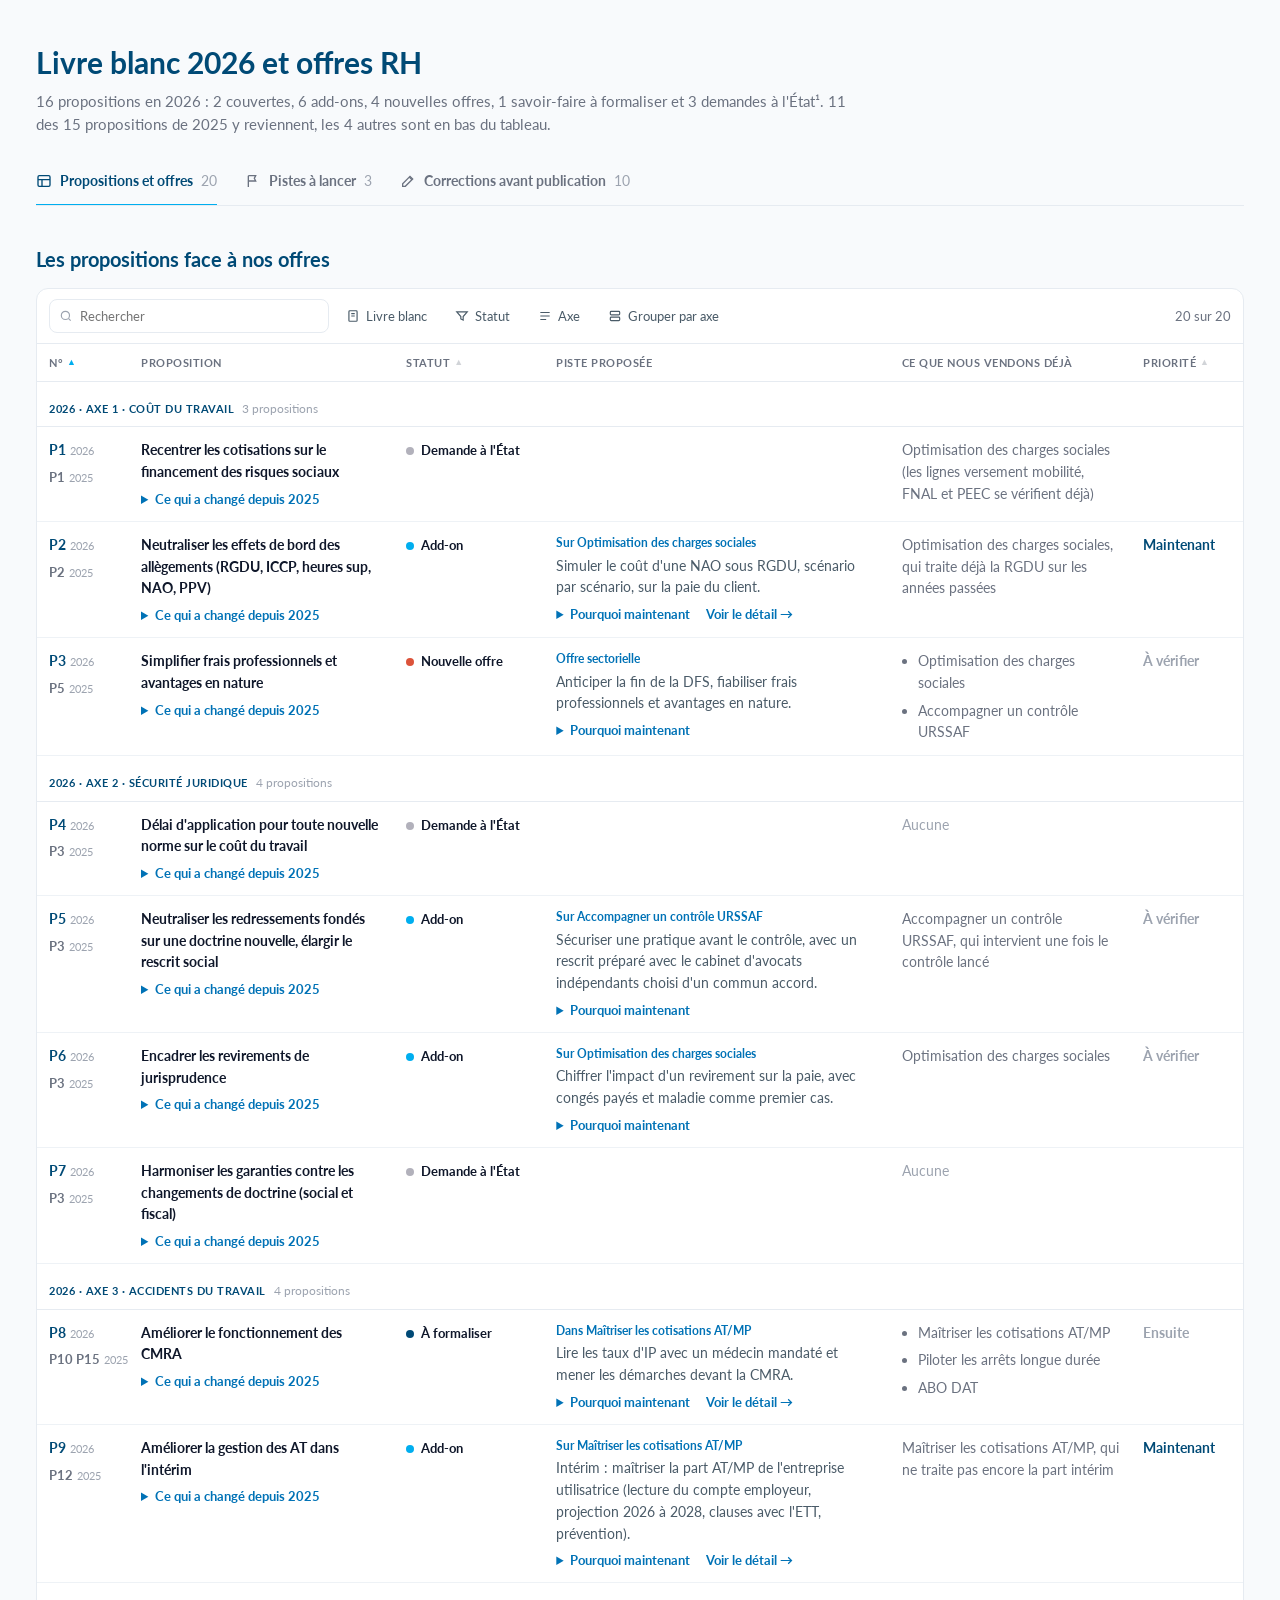
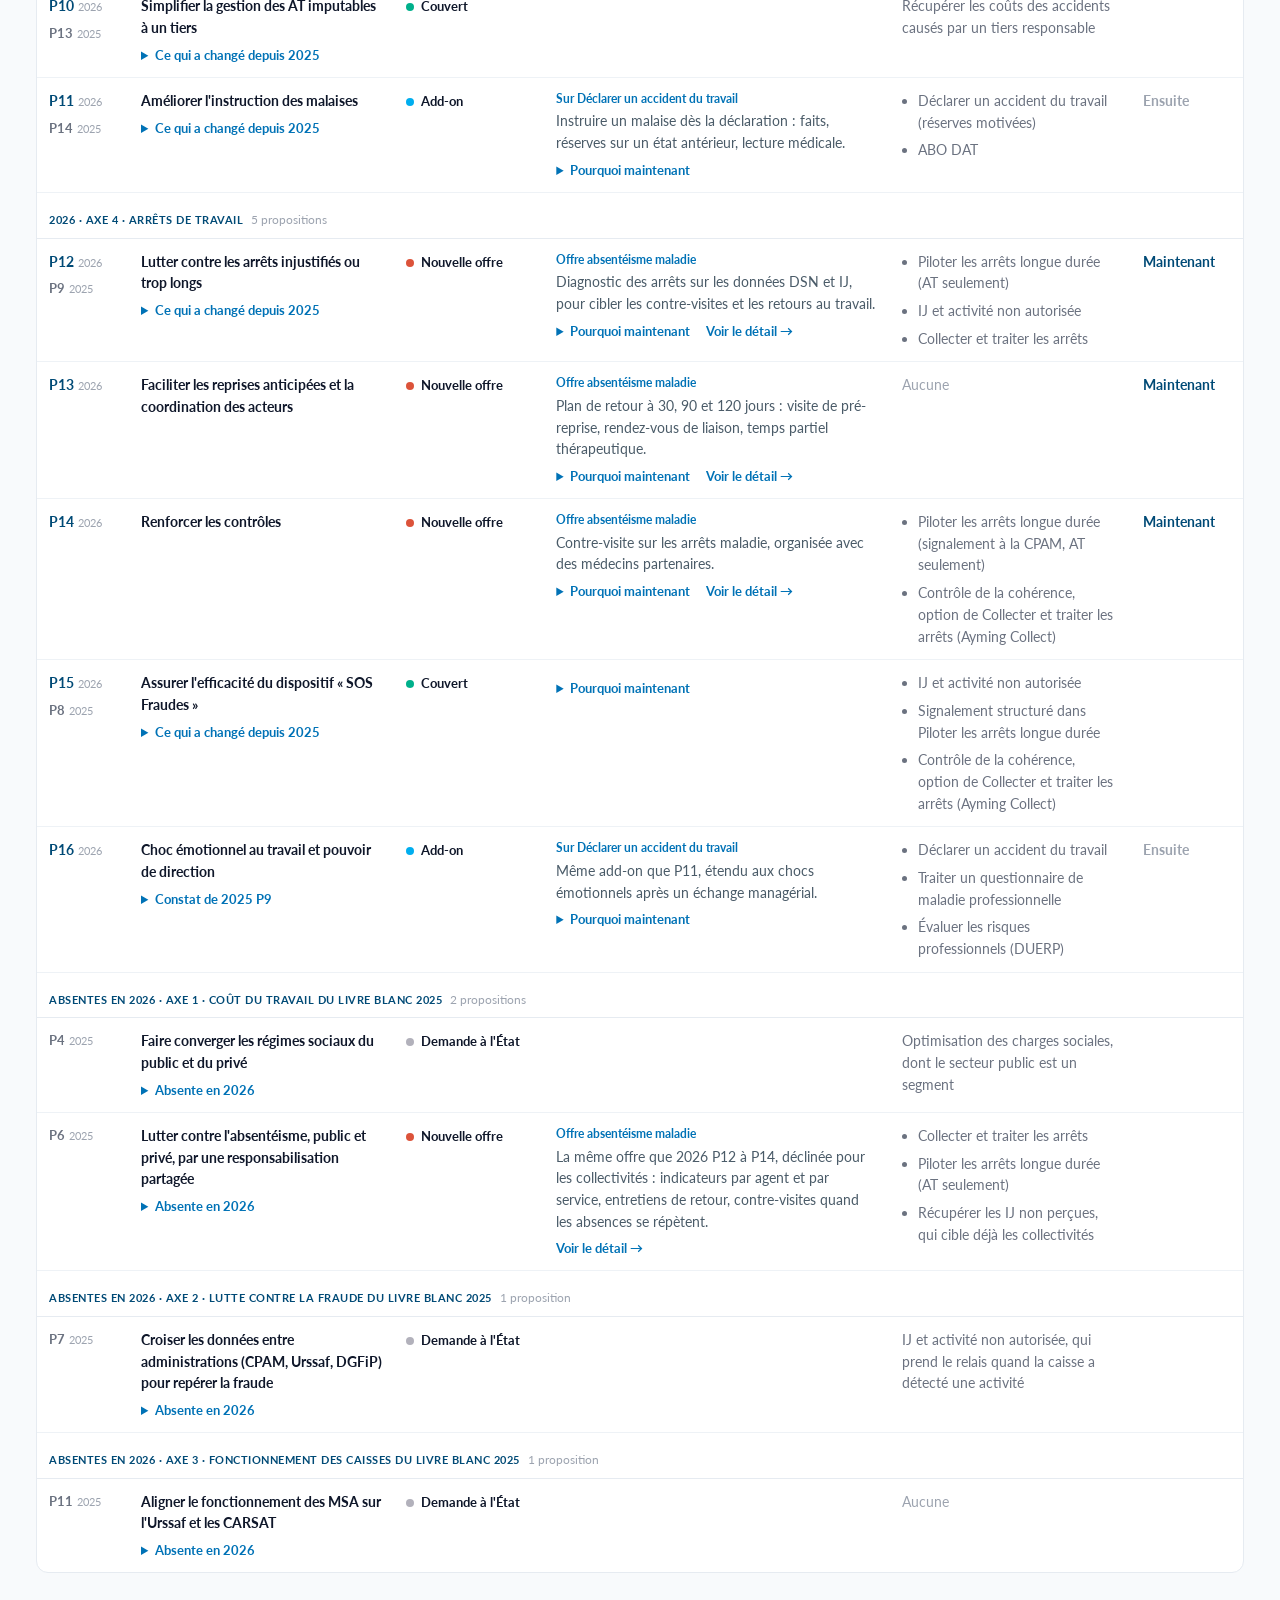
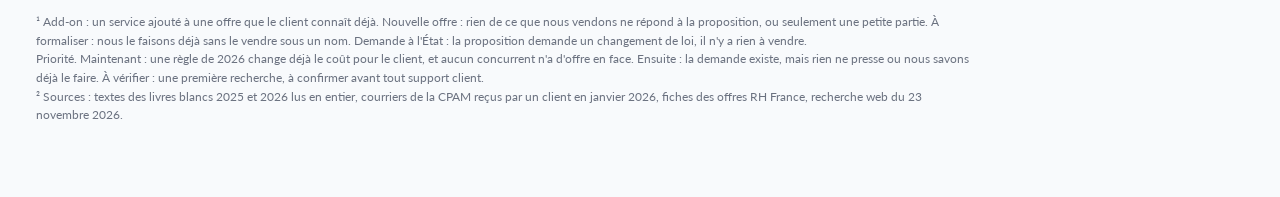
<file: index.html>
<!doctype html>
<html lang="fr">
<head>
<meta charset="utf-8">
<meta name="viewport" content="width=device-width, initial-scale=1">
<meta name="robots" content="noindex, nofollow, noarchive, nosnippet, noimageindex">
<title>Livre blanc 2026 et offres RH</title>
<link rel="preconnect" href="https://fonts.googleapis.com">
<link rel="preconnect" href="https://fonts.gstatic.com" crossorigin>
<link rel="stylesheet" href="https://fonts.googleapis.com/css2?family=Lato:wght@400;700;900&display=swap">
<link rel="stylesheet" href="style.css">
<style>
#map col.c-n{width:92px} #map col.c-prop{width:22%} #map col.c-st{width:150px} #map col.c-pis{width:auto} #map col.c-off{width:20%} #map col.c-pr{width:112px}
#map td.off{color:var(--muted)}
#map tbody tr{box-sizing:border-box}
#map td.off ul.offers li+li{margin-top:6px}
.more{display:block;margin-top:6px;font-size:13px;font-weight:700;color:var(--mid);text-decoration:none}
.more:hover{text-decoration:underline}
#map td.n .pair{display:block;white-space:nowrap}
#map td.n .pair+.pair{margin-top:6px}
#map td.n .yr{font-size:11px;font-weight:400;color:var(--faint);letter-spacing:0;margin-left:4px}
#map td.n .pair.old{font-size:13px;color:var(--muted)}
#map td.prop .axe{display:block;margin-top:4px;font-size:12px;font-weight:400;color:var(--faint)}
#map .hist{margin-top:6px;font-size:13px;font-weight:400}
#map .plinks{display:flex;flex-wrap:wrap;align-items:baseline;column-gap:16px;margin-top:6px}
#map .plinks .hist,#map .plinks .more{margin-top:0}
#map .plinks .hist[open]{flex-basis:100%;order:2}
#map .hist summary{cursor:pointer;color:var(--mid);font-weight:700}
#map .hist p{margin:6px 0 0;color:var(--muted);line-height:1.45}

</style>
</head>
<body>
<div class="wrap">

<header>
  <h1>Livre blanc 2026 et offres RH</h1>
  <p class="lead">16 propositions en 2026 : 2 couvertes, 6 add-ons, 4 nouvelles offres, 1 savoir-faire à formaliser et 3 demandes à l'État¹. 11 des 15 propositions de 2025 y reviennent, les 4 autres sont en bas du tableau.</p>
  <nav class="tabs" aria-label="Pages">
    <a href="./" aria-current="page"><svg viewBox="0 0 24 24" aria-hidden="true"><rect x="3" y="4" width="18" height="16" rx="2"/><path d="M3 10h18M9 10v10"/></svg>Propositions et offres <span class="c">20</span></a>
    <a href="pistes.html"><svg viewBox="0 0 24 24" aria-hidden="true"><path d="M5 21V4"/><path d="M5 4h11l-2 4 2 4H5"/></svg>Pistes à lancer <span class="c">3</span></a>
    <a href="corrections.html"><svg viewBox="0 0 24 24" aria-hidden="true"><path d="M4 20h4L19 9l-4-4L4 16z"/><path d="M14 6l4 4"/></svg>Corrections avant publication <span class="c">10</span></a>
  </nav>
</header>

<section aria-labelledby="t1">
  <h2 id="t1">Les propositions face à nos offres</h2>
  <div class="view" id="mapview">
    <div class="toolbar" role="toolbar" aria-label="Filtres">
      <label class="search"><svg viewBox="0 0 24 24" aria-hidden="true"><circle cx="11" cy="11" r="7"/><path d="m20 20-3.5-3.5"/></svg><input id="q" type="search" placeholder="Rechercher" aria-label="Rechercher une proposition ou une offre"></label>
      <span class="fbtn" id="fb-year"><svg viewBox="0 0 24 24" aria-hidden="true"><rect x="5" y="3" width="14" height="18" rx="1.5"/><path d="M9 8h6M9 12h6"/></svg><span class="lbl">Livre blanc</span><select id="f-year" aria-label="Filtrer par livre blanc"></select></span>
      <span class="fbtn" id="fb-status"><svg viewBox="0 0 24 24" aria-hidden="true"><path d="M3 5h18l-7 8v6l-4-2v-4z"/></svg><span class="lbl">Statut</span><select id="f-status" aria-label="Filtrer par statut"></select></span>
      <span class="fbtn" id="fb-axe"><svg viewBox="0 0 24 24" aria-hidden="true"><path d="M4 6h16M4 12h16M4 18h10"/></svg><span class="lbl">Axe</span><select id="f-axe" aria-label="Filtrer par axe"></select></span>
      <span class="fbtn" id="fb-group"><svg viewBox="0 0 24 24" aria-hidden="true"><rect x="4" y="4" width="16" height="6" rx="1.5"/><rect x="4" y="14" width="16" height="6" rx="1.5"/></svg><span class="lbl">Grouper par axe</span><select id="f-group" aria-label="Grouper les lignes"><option value="axe">Grouper par axe</option><option value="status">Grouper par statut</option><option value="none">Sans regroupement</option></select></span>
      <span class="spacer"></span>
      <button class="clear" id="clear">Réinitialiser</button>
      <span class="meta" id="count"></span>
    </div>
    <table id="map">
      <colgroup><col class="c-n"><col class="c-prop"><col class="c-st"><col class="c-pis"><col class="c-off"><col class="c-pr"></colgroup>
      <thead><tr>
        <th data-key="n" aria-sort="ascending"><button>N° <span class="arrow">▲</span></button></th>
        <th><span>Proposition</span></th>
        <th data-key="status"><button>Statut <span class="arrow">▲</span></button></th>
        <th><span>Piste proposée</span></th>
        <th><span>Ce que nous vendons déjà</span></th>
        <th data-key="prio"><button>Priorité <span class="arrow">▲</span></button></th>
      </tr></thead>
      <tbody></tbody>
    </table>
  </div>
</section>

<p class="foot">¹ Add-on : un service ajouté à une offre que le client connaît déjà. Nouvelle offre : rien de ce que nous vendons ne répond à la proposition, ou seulement une petite partie. À formaliser : nous le faisons déjà sans le vendre sous un nom. Demande à l'État : la proposition demande un changement de loi, il n'y a rien à vendre.<br>Priorité. Maintenant : une règle de 2026 change déjà le coût pour le client, et aucun concurrent n'a d'offre en face. Ensuite : la demande existe, mais rien ne presse ou nous savons déjà le faire. À vérifier : une première recherche, à confirmer avant tout support client.<br>² Sources : textes des livres blancs 2025 et 2026 lus en entier, courriers de la CPAM reçus par un client en janvier 2026, fiches des offres RH France, recherche web du 23 novembre 2026.</p>
</div>

<script>
(function(){
  var AX={2026:{1:"Axe 1 · Coût du travail",2:"Axe 2 · Sécurité juridique",3:"Axe 3 · Accidents du travail",4:"Axe 4 · Arrêts de travail"},
          2025:{1:"Axe 1 · Coût du travail",2:"Axe 2 · Lutte contre la fraude",3:"Axe 3 · Fonctionnement des caisses",4:"Axe 4 · Financement des AT/MP"}};
  function axeOf(r){return AX[r.yr][r.axe];}
  var ST={ok:"Couvert",addon:"Add-on",new:"Nouvelle offre",prac:"À formaliser",pol:"Demande à l'État"};
  var PRIO={1:"Maintenant",2:"Ensuite",3:"À vérifier"};
  var ST_KEYS=["ok","addon","new","prac","pol"];
  var ST_ORDER={new:0,addon:1,prac:2,ok:3,pol:4};
  var rows=[
    {n:1,axe:1,prop:"Recentrer les cotisations sur le financement des risques sociaux",offers:["Optimisation des charges sociales (les lignes versement mobilité, FNAL et PEEC se vérifient déjà)"],st:"pol"},
    {n:2,axe:1,prop:"Neutraliser les effets de bord des allègements (RGDU, ICCP, heures sup, NAO, PPV)",offers:["Optimisation des charges sociales, qui traite déjà la RGDU sur les années passées"],st:"addon",on:"Sur Optimisation des charges sociales",more:"nao",piste:"Simuler le coût d'une NAO sous RGDU, scénario par scénario, sur la paie du client.",why:"Le SMIC de référence de la RGDU reste gelé à sa valeur de janvier 2026, donc chaque hausse réduit l'allègement. C'est la saison des NAO, et le PLFSS 2027 est encore en débat.",prio:1},
    {n:3,axe:1,prop:"Simplifier frais professionnels et avantages en nature",offers:["Optimisation des charges sociales","Accompagner un contrôle URSSAF"],st:"new",on:"Offre sectorielle",piste:"Anticiper la fin de la DFS, fiabiliser frais professionnels et avantages en nature.",why:"La DFS baisse chaque année jusqu'à sa fin (2029 pour la propreté, 2032 pour le BTP, 2038 pour les journalistes). Le barème véhicule a changé en février 2025, et le régime des bornes de recharge s'arrête fin 2027.",prio:3},
    {n:4,axe:2,prop:"Délai d'application pour toute nouvelle norme sur le coût du travail",offers:[],st:"pol"},
    {n:5,axe:2,prop:"Neutraliser les redressements fondés sur une doctrine nouvelle, élargir le rescrit social",offers:["Accompagner un contrôle URSSAF, qui intervient une fois le contrôle lancé"],st:"addon",on:"Sur Accompagner un contrôle URSSAF",piste:"Sécuriser une pratique avant le contrôle, avec un rescrit préparé avec le cabinet d'avocats indépendants choisi d'un commun accord.",why:"Le rescrit n'est plus possible une fois l'avis de contrôle reçu. L'accord tacite d'un contrôle passé se prouve mal, et la jurisprudence 2026 l'a confirmé.",prio:3},
    {n:6,axe:2,prop:"Encadrer les revirements de jurisprudence",offers:["Optimisation des charges sociales"],st:"addon",on:"Sur Optimisation des charges sociales",piste:"Chiffrer l'impact d'un revirement sur la paie, avec congés payés et maladie comme premier cas.",why:"Les anciens salariés peuvent réclamer leurs congés acquis pendant un arrêt maladie jusqu'au 24 avril 2027.",prio:3},
    {n:7,axe:2,prop:"Harmoniser les garanties contre les changements de doctrine (social et fiscal)",offers:[],st:"pol"},
    {n:8,axe:3,prop:"Améliorer le fonctionnement des CMRA",offers:["Maîtriser les cotisations AT/MP","Piloter les arrêts longue durée","ABO DAT"],st:"prac",on:"Dans Maîtriser les cotisations AT/MP",more:"p8",piste:"Lire les taux d'IP avec un médecin mandaté et mener les démarches devant la CMRA.",why:"La réforme de l'incapacité permanente s'applique aux consolidations depuis le 1er novembre 2026. Il y a désormais deux taux, un professionnel et un fonctionnel.",prio:2},
    {n:9,axe:3,prop:"Améliorer la gestion des AT dans l'intérim",offers:["Maîtriser les cotisations AT/MP, qui ne traite pas encore la part intérim"],st:"addon",on:"Sur Maîtriser les cotisations AT/MP",more:"interim",piste:"Intérim : maîtriser la part AT/MP de l'entreprise utilisatrice (lecture du compte employeur, projection 2026 à 2028, clauses avec l'ETT, prévention).",why:"Depuis le décret du 5 juillet 2024, l'entreprise utilisatrice paie la moitié du coût au lieu d'un tiers, sur tous les sinistres. Les taux 2026 sont les premiers touchés, avec un plein effet en 2028. Aucune offre concurrente dédiée n'a été trouvée.",prio:1},
    {n:10,axe:3,prop:"Simplifier la gestion des AT imputables à un tiers",offers:["Récupérer les coûts des accidents causés par un tiers responsable"],st:"ok"},
    {n:11,axe:3,prop:"Améliorer l'instruction des malaises",offers:["Déclarer un accident du travail (réserves motivées)","ABO DAT"],st:"addon",on:"Sur Déclarer un accident du travail",piste:"Instruire un malaise dès la déclaration : faits, réserves sur un état antérieur, lecture médicale.",why:"59 % des accidents du travail mortels de 2024 sont liés à un malaise. La jurisprudence 2025-2026 rend la preuve contraire difficile.",prio:2},
    {n:12,axe:4,prop:"Lutter contre les arrêts injustifiés ou trop longs",offers:["Piloter les arrêts longue durée (AT seulement)","IJ et activité non autorisée","Collecter et traiter les arrêts"],st:"new",on:"Offre absentéisme maladie",more:"absenteisme",piste:"Diagnostic des arrêts sur les données DSN et IJ, pour cibler les contre-visites et les retours au travail.",why:"Depuis le 1er septembre 2026, un premier arrêt est plafonné à 31 jours et chaque prolongation à 62 jours. La loi contre les fraudes de 2026 permet à l'employeur d'arrêter le maintien de salaire après une contre-visite négative.",prio:1},
    {n:13,axe:4,prop:"Faciliter les reprises anticipées et la coordination des acteurs",offers:[],st:"new",on:"Offre absentéisme maladie",more:"absenteisme",piste:"Plan de retour à 30, 90 et 120 jours : visite de pré-reprise, rendez-vous de liaison, temps partiel thérapeutique.",why:"Même calendrier que P12.",prio:1},
    {n:14,axe:4,prop:"Renforcer les contrôles",offers:["Piloter les arrêts longue durée (signalement à la CPAM, AT seulement)","Contrôle de la cohérence, option de Collecter et traiter les arrêts (Ayming\u00a0Collect)"],st:"new",on:"Offre absentéisme maladie",more:"absenteisme",piste:"Contre-visite sur les arrêts maladie, organisée avec des médecins partenaires.",why:"Même calendrier que P12.",prio:1},
    {n:15,axe:4,prop:"Assurer l'efficacité du dispositif « SOS Fraudes »",offers:["IJ et activité non autorisée","Signalement structuré dans Piloter les arrêts longue durée","Contrôle de la cohérence, option de Collecter et traiter les arrêts (Ayming\u00a0Collect)"],st:"ok"},
    {n:16,axe:4,prop:"Choc émotionnel au travail et pouvoir de direction",offers:["Déclarer un accident du travail","Traiter un questionnaire de maladie professionnelle","Évaluer les risques professionnels (DUERP)"],st:"addon",on:"Sur Déclarer un accident du travail",piste:"Même add-on que P11, étendu aux chocs émotionnels après un échange managérial.",why:"Les AT psychosociaux sont en hausse. Un entretien devenu disciplinaire peut être reconnu comme AT (Cass. 2025).",prio:2}
  ];
  rows.forEach(function(r){r.yr=2026;});
  // 2025 propositions carried into a 2026 row: [2025 number, what changed, constat only]
  var LB={
    1:[[1,"Même mesure, au mot près."]],
    2:[[2,"2025 demandait aussi de ramener les barèmes d'exonération à deux (général et renforcé) et de lisser les effets de seuil. Les heures supplémentaires sont nouvelles en 2026."]],
    3:[[5,"Même demande. En 2025, la déduction forfaitaire unique s'appliquait à tous les salariés ; en 2026, seulement à ceux qui exposent des frais."]],
    4:[[3,"2025 P3 demandait de limiter les ajustements successifs, une étude d'impact avant toute évolution et des mesures transitoires. 2026 en fait un délai d'application à l'exercice suivant et ne demande plus l'étude d'impact."]],
    5:[[3,"Reprend la suggestion 5 de 2025 P3 : pas de redressement fondé sur un changement rétroactif de doctrine. L'élargissement du rescrit est nouveau."]],
    6:[[3,"Reprend la suggestion 4 de 2025 P3 : un principe de non-rétroactivité des revirements de jurisprudence."]],
    7:[[3,"Prolonge la suggestion 4 de 2025 P3 côté doctrine, en l'alignant sur la garantie fiscale (article L. 80 A du LPF)."]],
    8:[[10,"Même demande : la décision est inopposable si le dossier médical n'est pas transmis au médecin mandaté. 2026 ajoute la transmission du rapport d'IP et une mesure d'instruction contradictoire."],[15,"Même terrain, autre demande. En 2025 : l'expertise demandée par l'employeur serait à sa charge, sauf décision du juge, pour que les juges cessent de la refuser par souci de coût. 2026 ne reprend pas ce point et demande une mesure d'instruction obligatoire."]],
    9:[[12,"Même demande : associer l'entreprise utilisatrice à l'instruction, lui ouvrir les réserves et un recours, partager la prévention."]],
    10:[[13,"2026 garde l'exclusion du taux (le compte spécial en 2025) et l'harmonisation des notions d'arme et d'agression. N'y sont plus : l'attestation d'assurance comme preuve de la part du tiers, un guide commun aux CARSAT et à la CRAMIF, des preuves autres que la plainte du salarié, l'accès de l'employeur à la procédure pénale (article L. 455-2)."]],
    11:[[14,"Même sujet, demande adoucie. En 2025, la prise en charge d'un malaise dépendait de l'impossibilité d'identifier une cause médicale. En 2026, l'instruction médicale devient obligatoire sans toucher à la présomption ni à la charge de la preuve."]],
    12:[[9,"Même objectif. En 2025 : ouvrir au médecin prescripteur le dossier médical du salarié (et la déclaration d'AT), et subordonner une prolongation à un contact avec le médecin du travail. 2026 ne garde que le dialogue entre médecins (mesure 7)."]],
    15:[[8,"En 2025 : un circuit de signalement des absences abusives, de l'entreprise vers la caisse. Ce signalement à la CPAM existe, et 2026 demande qu'il soit suivi d'un contrôle. Le nom « SOS Fraudes » vient du livre blanc 2026 : aucune source officielle ne l'emploie."]],
    16:[[9,"2025 P9 décrivait déjà des arrêts déclarés après une mesure disciplinaire, au motif d'un choc, sans en faire une proposition.",1]]
  };
  rows.forEach(function(r){r.lb=LB[r.n]||[];});
  rows[14].why="La LFSS 2025 (article 26 III) a ouvert l'autre sens que demandait 2025 P8, de la caisse vers l'employeur : un client du transport a reçu trois courriers de ce type en janvier 2026.";
  // 2025 propositions absent from the 2026 white paper
  var rows25=[
    {n:4,axe:1,prop:"Faire converger les régimes sociaux du public et du privé",offers:["Optimisation des charges sociales, dont le secteur public est un segment"],st:"pol",gone:"Elle demandait d'ouvrir aux contractuels du public les exonérations et aides du privé, apprentissage compris, et de compenser aux collectivités le coût de la protection sociale complémentaire."},
    {n:6,axe:1,prop:"Lutter contre l'absentéisme, public et privé, par une responsabilisation partagée",offers:["Collecter et traiter les arrêts","Piloter les arrêts longue durée (AT seulement)","Récupérer les IJ non perçues, qui cible déjà les collectivités"],st:"new",on:"Offre absentéisme maladie",more:"absenteisme",piste:"La même offre que 2026 P12 à P14, déclinée pour les collectivités : indicateurs par agent et par service, entretiens de retour, contre-visites quand les absences se répètent.",gone:"Elle demandait trois jours de carence dans la fonction publique, une part de rémunération liée à la présence, et des actions de prévention et de contrôle. 2026 ne reprend que le contrôle par télémédecine (P12, mesure 2)."},
    {n:7,axe:2,prop:"Croiser les données entre administrations (CPAM, Urssaf, DGFiP) pour repérer la fraude",offers:["IJ et activité non autorisée, qui prend le relais quand la caisse a détecté une activité"],st:"pol",gone:"Son exemple, un salarié en arrêt qui travaille en parallèle comme indépendant, est le cas que traite IJ et activité non autorisée."},
    {n:11,axe:3,prop:"Aligner le fonctionnement des MSA sur l'Urssaf et les CARSAT",offers:[],st:"pol",gone:"Elle visait le recouvrement de la MSA et les cotisations trop versées qu'elle tarde à rembourser. Aucune de nos offres ne traite les cotisations MSA."}
  ];
  rows25.forEach(function(r){r.yr=2025;r.lb=[];});
  rows=rows.concat(rows25);
  rows.forEach(function(r){
    r.id=(r.yr%100)+'-'+r.n;
    r.in26=r.yr===2026;
    r.in25=r.yr===2025||r.lb.some(function(l){return !l[2];});
  });
  var YEARS=[["both","Dans les deux",function(r){return r.in26&&r.in25;}],["2026","Livre blanc 2026",function(r){return r.in26;}],["2025","Livre blanc 2025",function(r){return r.in25;}],["gone","Absentes en 2026",function(r){return !r.in26;}]];
  function yearOk(r){var y=YEARS.filter(function(x){return x[0]===fy.value;})[0];return !y||y[2](r);}

  function esc(s){return String(s).replace(/[&<>"]/g,function(c){return{"&":"&amp;","<":"&lt;",">":"&gt;",'"':"&quot;"}[c];});}
  function status(st){return '<span class="status"><span class="dot d-'+st+'"></span>'+ST[st]+'</span>';}
  function fold(s){return String(s).toLowerCase().normalize('NFD').replace(/[\u0300-\u036f]/g,'');}
  function count(arr,f){return arr.filter(f).length;}
  

  var fy=document.getElementById('f-year'),fs=document.getElementById('f-status'),fa=document.getElementById('f-axe'),fg=document.getElementById('f-group'),q=document.getElementById('q');
  fs.innerHTML='<option value="">Tous les statuts</option>'+ST_KEYS.map(function(k){return '<option value="'+k+'">'+ST[k]+' ('+count(rows,function(r){return r.st===k;})+')</option>';}).join('');
  fy.innerHTML='<option value="">Les deux livres blancs</option>'+YEARS.map(function(y){return '<option value="'+y[0]+'">'+y[1]+(y[0]==='2025'?', 15 propositions':' ('+count(rows,y[2])+')')+'</option>';}).join('');
  fa.innerHTML='<option value="">Tous les axes</option>'+[2026,2025].map(function(y){return '<optgroup label="'+(y===2025?'Absentes en 2026 (axes de 2025)':'Livre blanc 2026')+'">'+Object.keys(AX[y]).filter(function(k){return rows.some(function(r){return r.yr===y&&String(r.axe)===k;});}).map(function(k){return '<option value="'+y+'-'+k+'">'+AX[y][k]+'</option>';}).join('')+'</optgroup>';}).join('');

  var sort={key:'n',dir:1}, only=null;
  function label(id,sel,base,isDefault){var b=document.getElementById(id);var v=sel.value;var on=!!v&&!isDefault;b.classList.toggle('on',on);b.querySelector('.lbl').textContent=on||id==='fb-group'?sel.options[sel.selectedIndex].text.replace(/ \(\d+\)$/,''):base;}
  function render(){
    var words=fold(q.value).split(/\s+/).filter(Boolean), term=words.join(' ');
    var list=rows.filter(function(r){
      if(only&&only.indexOf(r.id)<0)return false;
      if(!yearOk(r))return false;
      if(fs.value&&r.st!==fs.value)return false;
      if(fa.value&&r.yr+'-'+r.axe!==fa.value)return false;
      if(words.length){var hay=fold([r.prop,axeOf(r),'livre blanc '+r.yr,r.offers.join(' '),r.on||'',r.piste||'',r.why||'',r.gone||'',ST[r.st],r.prio?PRIO[r.prio]:'','p'+r.n,r.lb.map(function(l){return '2025 p'+l[0]+' '+l[1];}).join(' ')].join(' '));if(!words.every(function(w){return hay.indexOf(w)>=0;}))return false;}
      return true;
    });
    list.sort(function(a,b){
      var va,vb;
      if(sort.key==='status'){va=ST_ORDER[a.st];vb=ST_ORDER[b.st];}
      else if(sort.key==='prio'){va=a.prio||99;vb=b.prio||99;}
      else{va=(2100-a.yr)*100+a.n;vb=(2100-b.yr)*100+b.n;}
      return (va-vb)*sort.dir||b.yr-a.yr||a.n-b.n;
    });
    var groupBy=fg.value,html='',last=null;
    list.forEach(function(r){
      var g=groupBy==='axe'?r.yr+'-'+r.axe:groupBy==='status'?r.st:null;
      if(g!==null&&g!==last){
        var n=list.filter(function(x){return (groupBy==='axe'?x.yr+'-'+x.axe:x.st)===g;}).length;
        html+='<tr class="group"><td colspan="6">'+(groupBy==='axe'?(r.yr===2025?'Absentes en 2026 · '+axeOf(r)+' du livre blanc 2025':'2026 · '+axeOf(r)):ST[g])+'<span>'+n+' proposition'+(n>1?'s':'')+'</span></td></tr>';
        last=g;
      }
      var offers=r.offers.length?(r.offers.length>1?'<ul class="offers">'+r.offers.map(function(o){return '<li>'+esc(o)+'</li>';}).join('')+'</ul>':esc(r.offers[0])):'<span class="dim">Aucune</span>';
      var piste=r.piste?'<span class="kind">'+esc(r.on)+'</span>'+esc(r.piste)+'':'';
      var links=(r.why?'<details class="hist"><summary>Pourquoi maintenant</summary><p>'+esc(r.why)+'</p></details>':'')+(r.more?'<a class="more" href="pistes.html#'+r.more+'">Voir le détail →</a>':'');
      if(links)piste+='<div class="plinks">'+links+'</div>';
      var pr=r.prio?'<span class="prio'+(r.prio===1?' hi':'')+'">'+PRIO[r.prio]+'</span>':'';
      var props=r.lb.filter(function(l){return !l[2];}), cons=r.lb.filter(function(l){return l[2];});
      var num=r.yr===2025?'<span class="pair old">P'+r.n+'<span class="yr">2025</span></span>':'<span class="pair">P'+r.n+'<span class="yr">2026</span></span>'+(props.length?'<span class="pair old">'+props.map(function(l){return 'P'+l[0];}).join(' ')+'<span class="yr">2025</span></span>':'');
      var hist='';
      if(r.lb.length)hist='<details class="hist"><summary>'+(props.length?'Ce qui a changé depuis 2025':'Constat de 2025 P'+cons[0][0])+'</summary>'+r.lb.map(function(l){return '<p><b>2025 P'+l[0]+'</b> '+esc(l[1])+'</p>';}).join('')+'</details>';
      else if(r.gone)hist='<details class="hist"><summary>Absente en 2026</summary><p>'+esc(r.gone)+'</p></details>';
      html+='<tr><td class="n">'+num+'</td><td class="prop">'+esc(r.prop)+(groupBy==='axe'?'':'<span class="axe">'+esc(axeOf(r))+'</span>')+hist+'</td><td data-l="Statut">'+status(r.st)+'</td><td data-l="Piste proposée"'+(piste?'':' class="nil"')+'>'+piste+'</td><td class="off" data-l="Ce que nous vendons déjà">'+offers+'</td><td data-l="Priorité"'+(r.prio?'':' class="nil"')+'>'+pr+'</td></tr>';
    });
    if(!list.length)html='<tr class="empty"><td colspan="6">Aucune proposition ne correspond à ces filtres.</td></tr>';
    document.querySelector('#map tbody').innerHTML=html;
    document.getElementById('count').textContent=list.length+' sur '+rows.length;
    var active=only||fy.value||fs.value||fa.value||term||fg.value!=='axe'||sort.key!=='n'||sort.dir!==1;
    document.getElementById('clear').classList.toggle('show',!!active);
    label('fb-year',fy,'Livre blanc');label('fb-status',fs,'Statut');label('fb-axe',fa,'Axe');label('fb-group',fg,'Grouper par axe',fg.value==='axe');
    document.querySelectorAll('#map th[data-key]').forEach(function(th){
      var on=th.dataset.key===sort.key;
      if(on){th.setAttribute('aria-sort',sort.dir>0?'ascending':'descending');th.querySelector('.arrow').textContent=sort.dir>0?'▲':'▼';}
      else{th.removeAttribute('aria-sort');th.querySelector('.arrow').textContent='▲';}
    });
  }
  [fy,fs,fa,fg].forEach(function(s){s.addEventListener('change',function(){only=null;render();});});
  q.addEventListener('input',function(){only=null;render();});
  document.getElementById('clear').addEventListener('click',function(){only=null;if(location.search)history.replaceState(null,'',location.pathname);fy.value='';fs.value='';fa.value='';fg.value='axe';q.value='';sort={key:'n',dir:1};render();});
  document.querySelectorAll('#map th[data-key] button').forEach(function(b){
    b.addEventListener('click',function(){var k=b.parentNode.dataset.key;if(sort.key===k)sort.dir*=-1;else sort={key:k,dir:1};if(k!=='n'&&fg.value==='axe')fg.value='none';render();});
  });
  var p=new URLSearchParams(location.search).get('p');
  if(p)only=p.split(',').map(function(x){return x.indexOf('-')>0?x:'26-'+x;});
  render();
})();
</script>
</body>
</html>
</file>
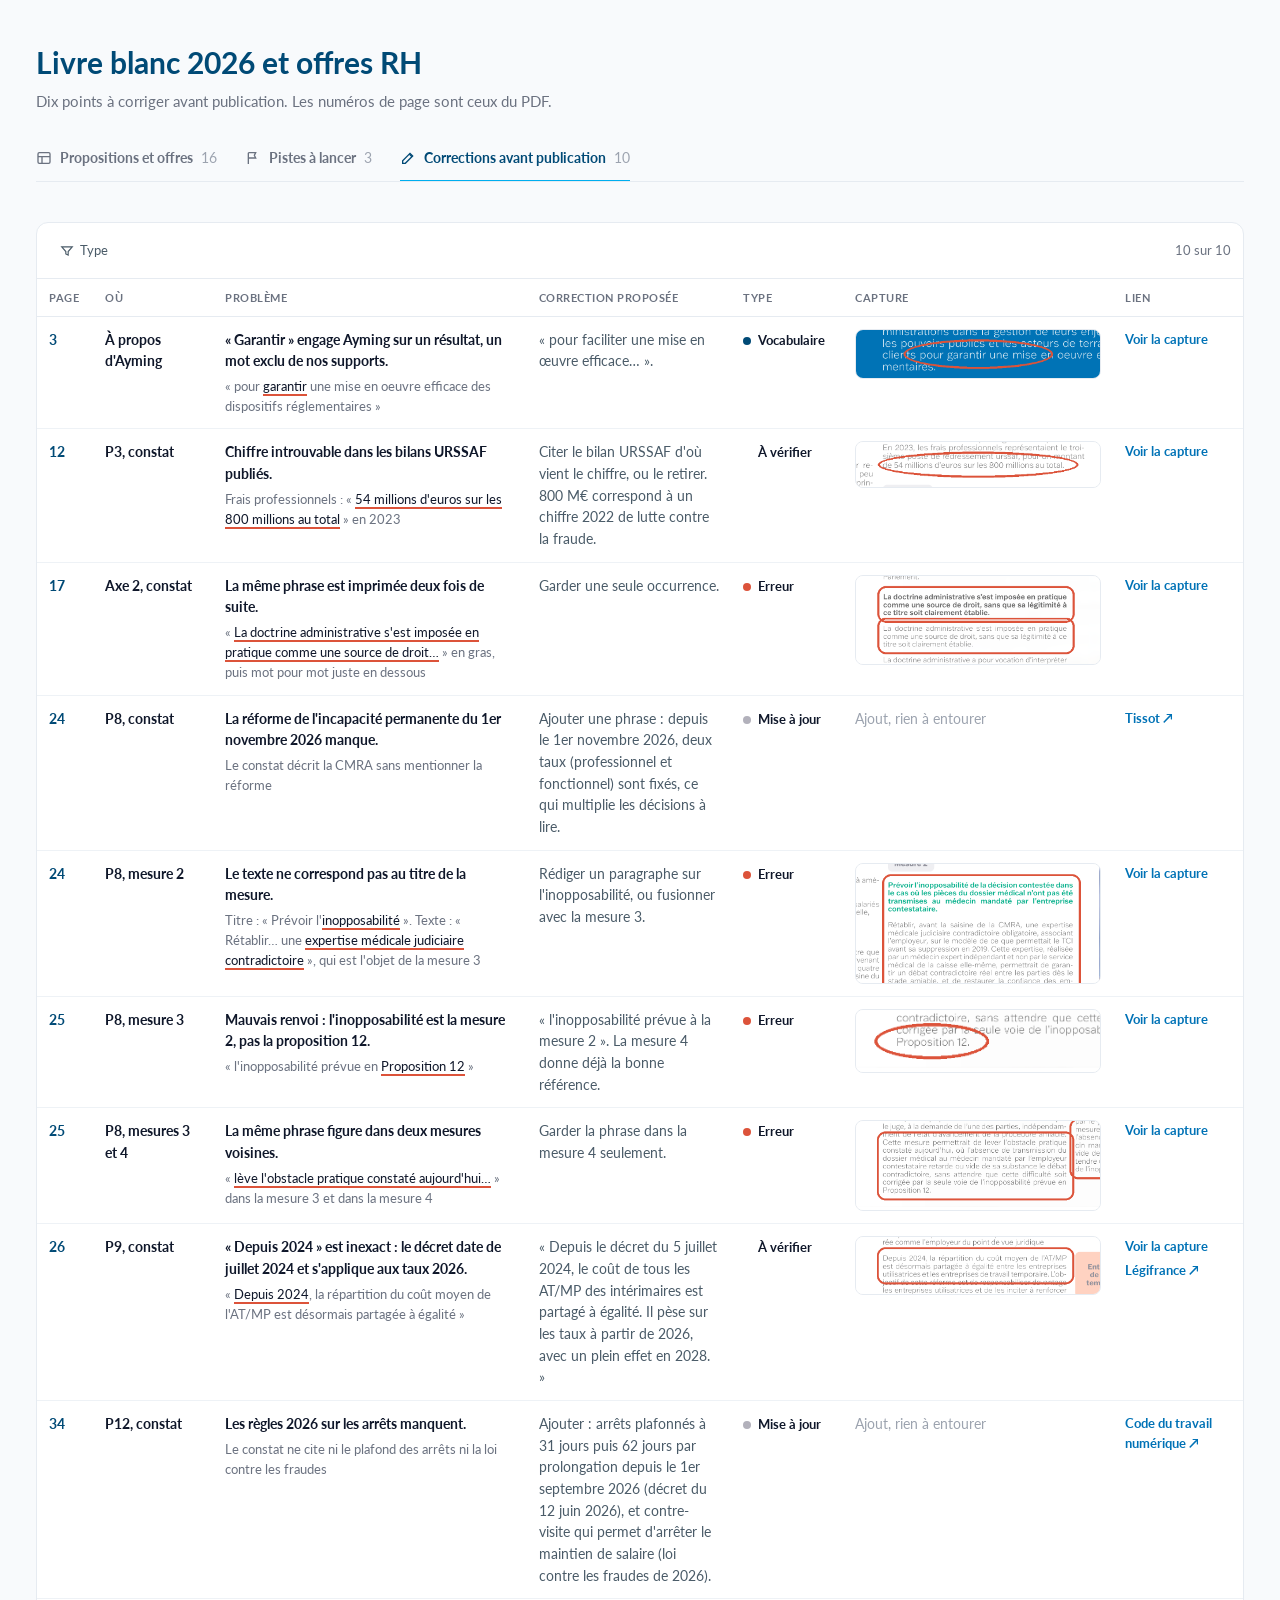
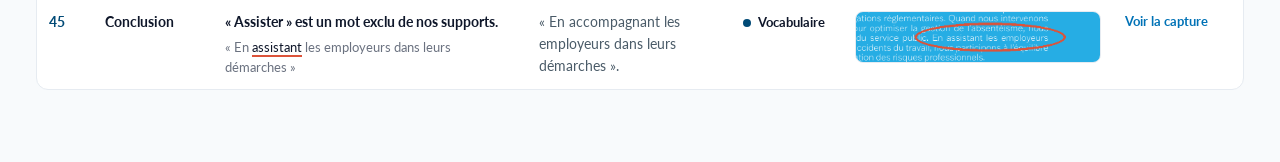
<file: corrections.html>
<!doctype html>
<html lang="fr">
<head>
<meta charset="utf-8">
<meta name="viewport" content="width=device-width, initial-scale=1">
<meta name="robots" content="noindex, nofollow, noarchive, nosnippet, noimageindex">
<title>Livre blanc 2026, corrections</title>
<link rel="preconnect" href="https://fonts.googleapis.com">
<link rel="preconnect" href="https://fonts.gstatic.com" crossorigin>
<link rel="stylesheet" href="https://fonts.googleapis.com/css2?family=Lato:wght@400;700;900&display=swap">
<link rel="stylesheet" href="style.css">
<style>
#fix col.c-p{width:56px} #fix col.c-w{width:120px} #fix col.c-cur{width:26%} #fix col.c-fix{width:auto} #fix col.c-t{width:112px} #fix col.c-img{width:270px} #fix col.c-src{width:130px}
.shot{display:block;width:100%;padding:0;border:1px solid var(--line);border-radius:8px;overflow:hidden;background:#fff;cursor:zoom-in;transition:border-color .15s ease-out}
.shot:hover{border-color:var(--accent)}
.shot img{display:block;width:100%;height:auto}
.issue{display:block;color:var(--strong);font-weight:700;margin-bottom:4px}
.cur{display:block;color:var(--muted);font-size:13px}
.hit{color:var(--strong);text-decoration:underline;text-decoration-color:var(--none);text-decoration-thickness:2px;text-underline-offset:3px}
.links{display:grid;gap:4px;justify-items:start}
.links a,.links button{font:inherit;font-size:13px;font-weight:700;color:var(--mid);background:none;border:none;padding:0;cursor:pointer;text-decoration:none}
.links a:hover,.links button:hover{text-decoration:underline}

/* Modal viewer */
dialog.viewer{border:none;padding:0;border-radius:12px;background:var(--raised);box-shadow:0 10px 40px rgba(0,0,0,.18);width:min(1100px,calc(100vw - 32px));max-height:calc(100vh - 32px);overflow:hidden}
dialog.viewer::backdrop{background:rgba(15,23,42,.55)}
dialog.viewer[open]{display:grid;grid-template-rows:auto minmax(0,1fr) auto;animation:pop .16s ease-out}
@keyframes pop{from{opacity:0;transform:scale(.98)}to{opacity:1;transform:none}}
.v-head{display:flex;align-items:center;gap:12px;padding:12px 16px;border-bottom:1px solid var(--line)}
.v-head .t{display:grid;gap:1px;min-width:0}
.v-head .t b{color:var(--strong);font-size:14px}
.v-head .t span{color:var(--muted);font-size:13px}
.v-head .pos{margin-left:auto;font-size:13px;color:var(--muted);font-variant-numeric:tabular-nums}
.ibtn{display:inline-grid;place-items:center;width:32px;height:32px;border-radius:8px;border:1px solid transparent;background:none;color:var(--body);cursor:pointer}
.ibtn:hover{background:var(--hover)}
.ibtn:disabled{opacity:.4;cursor:default;background:none}
.ibtn svg{width:16px;height:16px;stroke:currentColor;fill:none;stroke-width:2}
.v-img{overflow:auto;background:var(--canvas);display:grid;place-items:start center}
.v-img img{display:block;max-width:100%;height:auto}
.v-foot{padding:12px 16px;border-top:1px solid var(--line);display:grid;gap:2px;font-size:13px;color:var(--body)}
.v-foot b{color:var(--strong)}
@media (max-width:960px){.shot{max-width:360px}}
</style>
</head>
<body>
<div class="wrap">

<header>
  <h1>Livre blanc 2026 et offres RH</h1>
  <p class="lead">Dix points à corriger avant publication. Les numéros de page sont ceux du PDF.</p>
  <nav class="tabs" aria-label="Pages">
    <a href="./"><svg viewBox="0 0 24 24" aria-hidden="true"><rect x="3" y="4" width="18" height="16" rx="2"/><path d="M3 10h18M9 10v10"/></svg>Propositions et offres <span class="c">16</span></a>
    <a href="pistes.html"><svg viewBox="0 0 24 24" aria-hidden="true"><path d="M5 21V4"/><path d="M5 4h11l-2 4 2 4H5"/></svg>Pistes à lancer <span class="c">3</span></a>
    <a href="corrections.html" aria-current="page"><svg viewBox="0 0 24 24" aria-hidden="true"><path d="M4 20h4L19 9l-4-4L4 16z"/><path d="M14 6l4 4"/></svg>Corrections avant publication <span class="c">10</span></a>
  </nav>
</header>

<section aria-label="Corrections">
  <div class="view">
    <div class="toolbar" role="toolbar" aria-label="Filtres des corrections">
      <span class="fbtn" id="fb-type"><svg viewBox="0 0 24 24" aria-hidden="true"><path d="M3 5h18l-7 8v6l-4-2v-4z"/></svg><span class="lbl">Type</span><select id="f-type" aria-label="Filtrer par type de correction"></select></span>
      <span class="spacer"></span>
      <span class="meta" id="count2"></span>
    </div>
    <table id="fix">
      <colgroup><col class="c-p"><col class="c-w"><col class="c-cur"><col class="c-fix"><col class="c-t"><col class="c-img"><col class="c-src"></colgroup>
      <thead><tr><th><span>Page</span></th><th><span>Où</span></th><th><span>Problème</span></th><th><span>Correction proposée</span></th><th><span>Type</span></th><th><span>Capture</span></th><th><span>Lien</span></th></tr></thead>
      <tbody></tbody>
    </table>
  </div>
</section>
</div>

<dialog class="viewer" id="viewer" aria-labelledby="v-title">
  <div class="v-head">
    <div class="t"><b id="v-title"></b><span id="v-where"></span></div>
    <span class="pos" id="v-pos"></span>
    <button class="ibtn" id="v-prev" aria-label="Capture précédente"><svg viewBox="0 0 24 24"><path d="M15 6l-6 6 6 6"/></svg></button>
    <button class="ibtn" id="v-next" aria-label="Capture suivante"><svg viewBox="0 0 24 24"><path d="M9 6l6 6-6 6"/></svg></button>
    <button class="ibtn" id="v-close" aria-label="Fermer" autofocus><svg viewBox="0 0 24 24"><path d="M6 6l12 12M18 6 6 18"/></svg></button>
  </div>
  <div class="v-img"><img id="v-img" alt=""></div>
  <div class="v-foot"><span><b>Problème.</b> <span id="v-issue"></span></span><span><b>Correction proposée.</b> <span id="v-fix"></span></span></div>
</dialog>

<script>
(function(){
  var TYPES={err:"Erreur",chk:"À vérifier",voc:"Vocabulaire",upd:"Mise à jour"};
  var TYPE_DOT={err:"d-none",chk:"d-part",voc:"d-prac",upd:"d-pol"};
  var fixes=[
    {p:3,where:"À propos d'Ayming",issue:"« Garantir » engage Ayming sur un résultat, un mot exclu de nos supports.",cur:"« pour [[garantir]] une mise en oeuvre efficace des dispositifs réglementaires »",fix:"« pour faciliter une mise en œuvre efficace… ».",t:"voc",img:"p03-garantir"},
    {p:12,where:"P3, constat",issue:"Chiffre introuvable dans les bilans URSSAF publiés.",cur:"Frais professionnels : « [[54 millions d'euros sur les 800 millions au total]] » en 2023",fix:"Citer le bilan URSSAF d'où vient le chiffre, ou le retirer. 800 M€ correspond à un chiffre 2022 de lutte contre la fraude.",t:"chk",img:"p12-chiffre"},
    {p:17,where:"Axe 2, constat",issue:"La même phrase est imprimée deux fois de suite.",cur:"« [[La doctrine administrative s'est imposée en pratique comme une source de droit…]] » en gras, puis mot pour mot juste en dessous",fix:"Garder une seule occurrence.",t:"err",img:"p17-doublon"},
    {p:24,where:"P8, constat",issue:"La réforme de l'incapacité permanente du 1er novembre 2026 manque.",cur:"Le constat décrit la CMRA sans mentionner la réforme",fix:"Ajouter une phrase : depuis le 1er novembre 2026, deux taux (professionnel et fonctionnel) sont fixés, ce qui multiplie les décisions à lire.",t:"upd",src:{label:"Tissot",url:"https://www.editions-tissot.fr/actualite/sante-securite/reforme-de-lindemnisation-de-lincapacite-permanente-at-mp-le-nouveau-regime-applicable-est-precise"}},
    {p:24,where:"P8, mesure 2",issue:"Le texte ne correspond pas au titre de la mesure.",cur:"Titre : « Prévoir l'[[inopposabilité]] ». Texte : « Rétablir… une [[expertise médicale judiciaire contradictoire]] », qui est l'objet de la mesure 3",fix:"Rédiger un paragraphe sur l'inopposabilité, ou fusionner avec la mesure 3.",t:"err",img:"p24-mesure2"},
    {p:25,where:"P8, mesure 3",issue:"Mauvais renvoi : l'inopposabilité est la mesure 2, pas la proposition 12.",cur:"« l'inopposabilité prévue en [[Proposition 12]] »",fix:"« l'inopposabilité prévue à la mesure 2 ». La mesure 4 donne déjà la bonne référence.",t:"err",img:"p25-renvoi"},
    {p:25,where:"P8, mesures 3 et 4",issue:"La même phrase figure dans deux mesures voisines.",cur:"« [[lève l'obstacle pratique constaté aujourd'hui…]] » dans la mesure 3 et dans la mesure 4",fix:"Garder la phrase dans la mesure 4 seulement.",t:"err",img:"p25-repetition"},
    {p:26,where:"P9, constat",issue:"« Depuis 2024 » est inexact : le décret date de juillet 2024 et s'applique aux taux 2026.",cur:"« [[Depuis 2024]], la répartition du coût moyen de l'AT/MP est désormais partagée à égalité »",fix:"« Depuis le décret du 5 juillet 2024, le coût de tous les AT/MP des intérimaires est partagé à égalité. Il pèse sur les taux à partir de 2026, avec un plein effet en 2028. »",t:"chk",img:"p26-depuis-2024",src:{label:"Légifrance",url:"https://www.legifrance.gouv.fr/jorf/id/JORFTEXT000049892022"}},
    {p:34,where:"P12, constat",issue:"Les règles 2026 sur les arrêts manquent.",cur:"Le constat ne cite ni le plafond des arrêts ni la loi contre les fraudes",fix:"Ajouter : arrêts plafonnés à 31 jours puis 62 jours par prolongation depuis le 1er septembre 2026 (décret du 12 juin 2026), et contre-visite qui permet d'arrêter le maintien de salaire (loi contre les fraudes de 2026).",t:"upd",src:{label:"Code du travail numérique",url:"https://code.travail.gouv.fr/actualite/arret-maladie-quelle-est-la-duree-maximale-dun-arret-de-travail-a-partir-du-1er-septembre-2026"}},
    {p:45,where:"Conclusion",issue:"« Assister » est un mot exclu de nos supports.",cur:"« En [[assistant]] les employeurs dans leurs démarches »",fix:"« En accompagnant les employeurs dans leurs démarches ».",t:"voc",img:"p45-assistant"}
  ];
  function esc(s){return String(s).replace(/[&<>"]/g,function(c){return{"&":"&amp;","<":"&lt;",">":"&gt;",'"':"&quot;"}[c];});}
  function hl(s){return esc(s).replace(/\[\[(.+?)\]\]/g,'<span class="hit">$1</span>');}
  function count(f){return fixes.filter(f).length;}

  var ft=document.getElementById('f-type'), shown=[];
  ft.innerHTML='<option value="">Tous les types</option>'+Object.keys(TYPES).map(function(k){return '<option value="'+k+'">'+TYPES[k]+' ('+count(function(f){return f.t===k;})+')</option>';}).join('');
  function render(){
    var list=fixes.filter(function(f){return !ft.value||f.t===ft.value;});
    shown=list.filter(function(f){return f.img;});
    document.querySelector('#fix tbody').innerHTML=list.map(function(f){
      var i=fixes.indexOf(f);
      var img=f.img?'<button class="shot" data-i="'+i+'" aria-label="Agrandir la capture de la page '+f.p+'"><img src="captures/'+f.img+'-thumb.png" alt="Page '+f.p+' du livre blanc, passage entouré" loading="lazy"></button>':'<span class="dim">Ajout, rien à entourer</span>';
      var links=[];
      if(f.img)links.push('<button data-i="'+i+'">Voir la capture</button>');
      if(f.src)links.push('<a href="'+f.src.url+'" target="_blank" rel="noopener">'+esc(f.src.label)+' ↗</a>');
      return '<tr><td class="n">'+f.p+'</td><td class="prop">'+esc(f.where)+'</td><td data-l="Problème"><b class="issue">'+esc(f.issue)+'</b><span class="cur">'+hl(f.cur)+'</span></td><td data-l="Correction proposée">'+esc(f.fix)+'</td><td data-l="Type"><span class="status"><span class="dot '+TYPE_DOT[f.t]+'"></span>'+TYPES[f.t]+'</span></td><td data-l="Capture">'+img+'</td><td data-l="Lien"><div class="links">'+(links.join('')||'<span class="dim">·</span>')+'</div></td></tr>';
    }).join('');
    document.getElementById('count2').textContent=list.length+' sur '+fixes.length;
    var b=document.getElementById('fb-type');b.classList.toggle('on',!!ft.value);b.querySelector('.lbl').textContent=ft.value?TYPES[ft.value]:'Type';
  }
  ft.addEventListener('change',render);
  render();

  // Viewer
  var dlg=document.getElementById('viewer'),cur=0;
  function show(k){
    cur=k;var f=shown[k];
    document.getElementById('v-img').src='captures/'+f.img+'.png';
    document.getElementById('v-img').alt='Page '+f.p+' du livre blanc, passage entouré';
    document.getElementById('v-title').textContent='Page '+f.p+' · '+TYPES[f.t];
    document.getElementById('v-where').textContent=f.where;
    document.getElementById('v-fix').textContent=f.fix;
    document.getElementById('v-issue').textContent=f.issue;
    document.getElementById('v-pos').textContent=(k+1)+' sur '+shown.length;
    document.getElementById('v-prev').disabled=k===0;
    document.getElementById('v-next').disabled=k===shown.length-1;
  }
  document.querySelector('#fix tbody').addEventListener('click',function(e){
    var t=e.target.closest('[data-i]');if(!t)return;
    var f=fixes[Number(t.dataset.i)];var k=shown.indexOf(f);if(k<0)return;
    show(k);if(!dlg.open)dlg.showModal();
  });
  document.getElementById('v-prev').addEventListener('click',function(){if(cur>0)show(cur-1);});
  document.getElementById('v-next').addEventListener('click',function(){if(cur<shown.length-1)show(cur+1);});
  document.getElementById('v-close').addEventListener('click',function(){dlg.close();});
  dlg.addEventListener('click',function(e){if(e.target===dlg)dlg.close();});
  dlg.addEventListener('keydown',function(e){if(e.key==='ArrowLeft'&&cur>0)show(cur-1);if(e.key==='ArrowRight'&&cur<shown.length-1)show(cur+1);});
})();
</script>
</body>
</html>
</file>
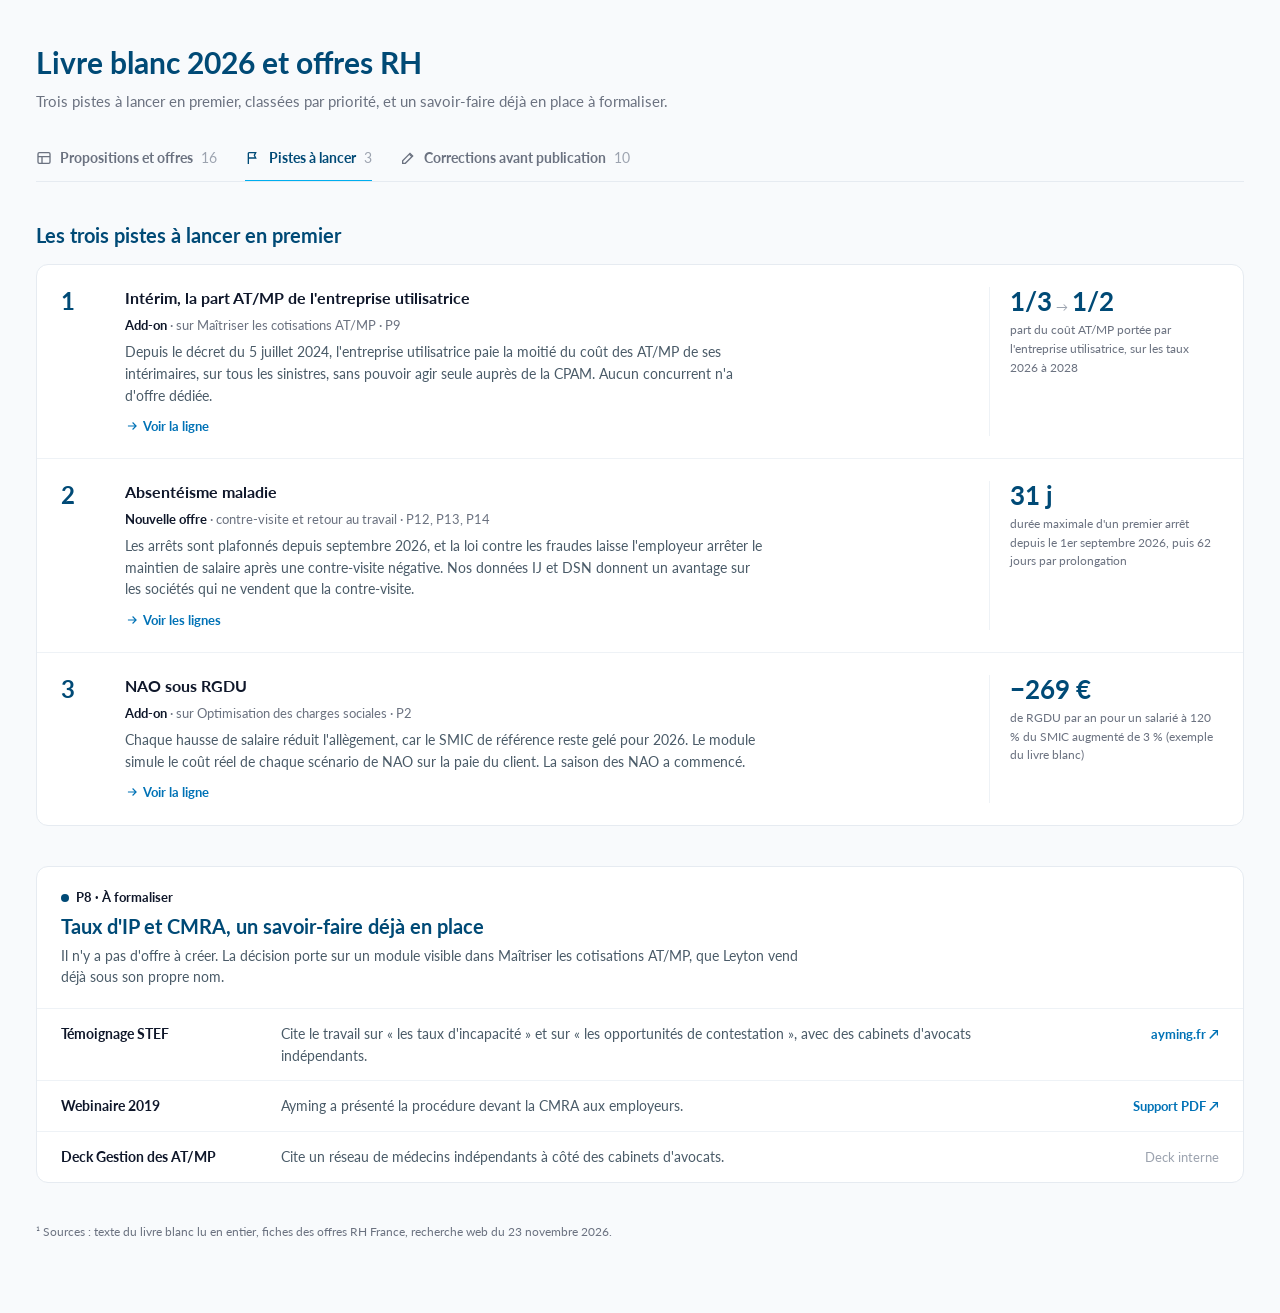
<file: pistes.html>
<!doctype html>
<html lang="fr">
<head>
<meta charset="utf-8">
<meta name="viewport" content="width=device-width, initial-scale=1">
<meta name="robots" content="noindex, nofollow, noarchive, nosnippet, noimageindex">
<title>Pistes à lancer</title>
<link rel="preconnect" href="https://fonts.googleapis.com">
<link rel="preconnect" href="https://fonts.gstatic.com" crossorigin>
<link rel="stylesheet" href="https://fonts.googleapis.com/css2?family=Lato:wght@400;700;900&display=swap">
<link rel="stylesheet" href="style.css">
<style>

/* Priorities: one row per piste, the figure that justifies it on the right */
.pistes{list-style:none;margin:0;padding:0;background:var(--raised);border:1px solid var(--line);border-radius:12px}
.pistes > li{display:grid;grid-template-columns:44px minmax(0,1fr) 230px;gap:20px;padding:22px 24px;border-bottom:1px solid var(--line-soft)}
.pistes > li:last-child{border-bottom:none}
.pistes .k{font-size:24px;font-weight:700;line-height:1.2;color:var(--navy);font-variant-numeric:tabular-nums}
.pistes .body{display:grid;gap:6px;align-content:start}
.pistes .line{font-size:13px;color:var(--muted)}
.pistes .line b{color:var(--strong);font-weight:700}
.pistes .body p{color:var(--body);max-width:640px}
.show{justify-self:start;margin-top:4px;font:inherit;font-size:13px;font-weight:700;color:var(--mid);background:none;border:none;padding:0;cursor:pointer;display:inline-flex;align-items:center;gap:4px}
.show{text-decoration:none}
.show:hover{text-decoration:underline}
.show svg{width:14px;height:14px;stroke:currentColor;fill:none;stroke-width:2}
.fig{border-left:1px solid var(--line-soft);padding-left:20px;display:grid;gap:4px;align-content:start}
.fig b{font-size:26px;line-height:1.15;font-weight:700;color:var(--navy);font-variant-numeric:tabular-nums;white-space:nowrap}
.fig b .arr{color:var(--faint);font-weight:400;margin:0 4px}
.fig span{font-size:12px;color:var(--muted)}

/* P8 evidence */
.evidence{background:var(--raised);border:1px solid var(--line);border-radius:12px}
.evidence header{display:grid;gap:6px;padding:20px 24px;border-bottom:1px solid var(--line-soft)}
.evidence header p{color:var(--body);max-width:760px}
.evidence dl{margin:0}
.evidence .row{display:grid;grid-template-columns:200px minmax(0,1fr) 150px;gap:20px;padding:14px 24px;border-bottom:1px solid var(--line-soft);align-items:baseline}
.evidence .row:last-child{border-bottom:none}
.evidence dt{font-weight:700;color:var(--strong)}
.evidence dd{margin:0;color:var(--body)}
.evidence .src{justify-self:end;font-size:13px;font-weight:700;text-decoration:none;white-space:nowrap}
.evidence .src:hover{text-decoration:underline}
.evidence .src.none{color:var(--faint);font-weight:400}

@media (max-width:860px){
  .pistes > li{grid-template-columns:32px minmax(0,1fr);padding:18px 16px}
  .fig{grid-column:2;border-left:none;padding-left:0;border-top:1px solid var(--line-soft);padding-top:10px}
  .evidence .row{grid-template-columns:1fr;gap:4px;padding:14px 16px}
  .evidence .src{justify-self:start}
  .evidence header{padding:18px 16px}
}
[id]{scroll-margin-top:24px}
</style>
</head>
<body>
<div class="wrap">

<header>
  <h1>Livre blanc 2026 et offres RH</h1>
  <p class="lead">Trois pistes à lancer en premier, classées par priorité, et un savoir-faire déjà en place à formaliser.</p>
  <nav class="tabs" aria-label="Pages">
    <a href="./"><svg viewBox="0 0 24 24" aria-hidden="true"><rect x="3" y="4" width="18" height="16" rx="2"/><path d="M3 10h18M9 10v10"/></svg>Propositions et offres <span class="c">16</span></a>
    <a href="pistes.html" aria-current="page"><svg viewBox="0 0 24 24" aria-hidden="true"><path d="M5 21V4"/><path d="M5 4h11l-2 4 2 4H5"/></svg>Pistes à lancer <span class="c">3</span></a>
    <a href="corrections.html"><svg viewBox="0 0 24 24" aria-hidden="true"><path d="M4 20h4L19 9l-4-4L4 16z"/><path d="M14 6l4 4"/></svg>Corrections avant publication <span class="c">10</span></a>
  </nav>
</header>

<section aria-labelledby="t2">
  <h2 id="t2">Les trois pistes à lancer en premier</h2>
  <ol class="pistes">
    <li id="interim">
      <span class="k">1</span>
      <div class="body">
        <h3>Intérim, la part AT/MP de l'entreprise utilisatrice</h3>
        <span class="line"><b>Add-on</b> · sur Maîtriser les cotisations AT/MP · P9</span>
        <p>Depuis le décret du 5 juillet 2024, l'entreprise utilisatrice paie la moitié du coût des AT/MP de ses intérimaires, sur tous les sinistres, sans pouvoir agir seule auprès de la CPAM. Aucun concurrent n'a d'offre dédiée.</p>
        <a class="show" href="./?p=9#mapview"><svg viewBox="0 0 24 24" aria-hidden="true"><path d="M5 12h14M13 6l6 6-6 6"/></svg>Voir la ligne</a>
      </div>
      <div class="fig"><b>1/3<span class="arr">→</span>1/2</b><span>part du coût AT/MP portée par l'entreprise utilisatrice, sur les taux 2026 à 2028</span></div>
    </li>
    <li id="absenteisme">
      <span class="k">2</span>
      <div class="body">
        <h3>Absentéisme maladie</h3>
        <span class="line"><b>Nouvelle offre</b> · contre-visite et retour au travail · P12, P13, P14</span>
        <p>Les arrêts sont plafonnés depuis septembre 2026, et la loi contre les fraudes laisse l'employeur arrêter le maintien de salaire après une contre-visite négative. Nos données IJ et DSN donnent un avantage sur les sociétés qui ne vendent que la contre-visite.</p>
        <a class="show" href="./?p=12,13,14#mapview"><svg viewBox="0 0 24 24" aria-hidden="true"><path d="M5 12h14M13 6l6 6-6 6"/></svg>Voir les lignes</a>
      </div>
      <div class="fig"><b>31 j</b><span>durée maximale d'un premier arrêt depuis le 1er septembre 2026, puis 62 jours par prolongation</span></div>
    </li>
    <li id="nao">
      <span class="k">3</span>
      <div class="body">
        <h3>NAO sous RGDU</h3>
        <span class="line"><b>Add-on</b> · sur Optimisation des charges sociales · P2</span>
        <p>Chaque hausse de salaire réduit l'allègement, car le SMIC de référence reste gelé pour 2026. Le module simule le coût réel de chaque scénario de NAO sur la paie du client. La saison des NAO a commencé.</p>
        <a class="show" href="./?p=2#mapview"><svg viewBox="0 0 24 24" aria-hidden="true"><path d="M5 12h14M13 6l6 6-6 6"/></svg>Voir la ligne</a>
      </div>
      <div class="fig"><b>−269 €</b><span>de RGDU par an pour un salarié à 120 % du SMIC augmenté de 3 % (exemple du livre blanc)</span></div>
    </li>
  </ol>
</section>

<section id="p8" aria-labelledby="t3">
  <div class="evidence">
    <header>
      <span class="status"><span class="dot d-prac"></span>P8 · À formaliser</span>
      <h2 id="t3">Taux d'IP et CMRA, un savoir-faire déjà en place</h2>
      <p>Il n'y a pas d'offre à créer. La décision porte sur un module visible dans Maîtriser les cotisations AT/MP, que Leyton vend déjà sous son propre nom.</p>
    </header>
    <dl>
      <div class="row"><dt>Témoignage STEF</dt><dd>Cite le travail sur « les taux d'incapacité » et sur « les opportunités de contestation », avec des cabinets d'avocats indépendants.</dd><a class="src" href="https://www.ayming.fr/temoignages-clients/stef-ameliore-pilotage-arret-travail-et-risques-professionnels/" target="_blank" rel="noopener">ayming.fr ↗</a></div>
      <div class="row"><dt>Webinaire 2019</dt><dd>Ayming a présenté la procédure devant la CMRA aux employeurs.</dd><a class="src" href="https://www.ayming.fr/wp-content/uploads/sites/11/2019/05/Prez_webinaire_Decret_contentieux.pdf" target="_blank" rel="noopener">Support PDF ↗</a></div>
      <div class="row"><dt>Deck Gestion des AT/MP</dt><dd>Cite un réseau de médecins indépendants à côté des cabinets d'avocats.</dd><span class="src none">Deck interne</span></div>
    </dl>
  </div>
</section>

<p class="foot">¹ Sources : texte du livre blanc lu en entier, fiches des offres RH France, recherche web du 23 novembre 2026.</p>
</div>
</body>
</html>
</file>
<file: style.css>
/* Ayming tokens (DESIGN.md) on the interface-design system: flat surfaces, hairlines, one accent. */
:root{
  --accent:#00AEEF; --navy:#004A76; --mid:#0072B6;
  --strong:#0f172a; --body:#4A5B68; --muted:#6b7280; --faint:#9ca3af;
  --canvas:#f8fafc; --raised:#ffffff; --line:#e6ebf1; --line-soft:#eef2f6; --hover:#f4f8fb;
  --tint:rgba(0,174,239,0.10);
  --ok:#00B08B; --none:#DC533A; --part:#00AEEF; --prac:#004A76; --pol:#B2B1BB;
  --font:'Lato',sans-serif;
  color-scheme:light;
}
*{box-sizing:border-box}
html,body{margin:0}
body{background:var(--canvas);color:var(--strong);font-family:var(--font);font-size:14px;line-height:1.55;-webkit-font-smoothing:antialiased}
.wrap{max-width:1240px;margin:0 auto;padding:44px max(16px,env(safe-area-inset-right,0px)) 72px max(16px,env(safe-area-inset-left,0px));display:grid;gap:40px}
h1{font-size:30px;line-height:1.25;font-weight:700;color:var(--navy);margin:0 0 8px;text-wrap:balance}
h2{font-size:20px;line-height:1.3;font-weight:700;color:var(--navy);margin:0;text-wrap:balance}
h3{font-size:16px;line-height:1.35;font-weight:700;color:var(--strong);margin:0}
p{margin:0}
a{color:var(--mid)}
.lead{font-size:15px;color:var(--muted);max-width:820px}
section{display:grid;gap:16px;min-width:0}

/* Page tabs: underlined, with an icon and a count */
.tabs{display:flex;gap:28px;border-bottom:1px solid var(--line);margin-top:24px;overflow:hidden}
.tabs a{display:inline-flex;align-items:center;gap:8px;padding:10px 0 12px;font-size:14px;font-weight:700;color:var(--muted);text-decoration:none;border-bottom:2px solid transparent;margin-bottom:-1px}
.tabs a:hover{color:var(--strong)}
.tabs a[aria-current="page"]{color:var(--navy);border-bottom-color:var(--accent)}
.tabs svg{width:16px;height:16px;stroke:currentColor;fill:none;stroke-width:2}
.tabs .c{font-weight:400;color:var(--faint);font-variant-numeric:tabular-nums}

.dot{display:inline-block;width:8px;height:8px;border-radius:50%;margin-right:7px;vertical-align:1px;flex:none}
.d-ok{background:var(--ok)} .d-addon{background:var(--part)} .d-new{background:var(--none)} .d-prac{background:var(--prac)} .d-none{background:var(--none)} .d-pol{background:var(--pol)}
.status{display:inline-flex;align-items:baseline;color:var(--strong);font-weight:700;font-size:13px}

/* View: toolbar + table, flat with hairlines */
.view{background:var(--raised);border:1px solid var(--line);border-radius:12px;min-width:0}
.toolbar{display:flex;flex-wrap:wrap;align-items:center;gap:6px;padding:10px 12px;border-bottom:1px solid var(--line)}
.search{position:relative;flex:1 1 220px;max-width:280px}
.search svg{position:absolute;left:10px;top:50%;transform:translateY(-50%);width:14px;height:14px;stroke:var(--faint);fill:none;stroke-width:2;pointer-events:none}
.search input{width:100%;font:inherit;font-size:13px;padding:6px 10px 6px 30px;border:1px solid var(--line);border-radius:8px;background:var(--raised);color:var(--strong)}
.search input:focus{outline:none;border-color:var(--accent);box-shadow:0 0 0 2px var(--tint)}
.fbtn{position:relative;display:inline-flex;align-items:center;gap:6px;font-size:13px;color:var(--body);border-radius:8px;padding:6px 10px;cursor:pointer;border:1px solid transparent}
.fbtn:hover{background:var(--hover)}
.fbtn.on{background:var(--tint);color:var(--navy);font-weight:700}
.fbtn svg{width:14px;height:14px;stroke:currentColor;fill:none;stroke-width:2;flex:none}
.fbtn select{position:absolute;inset:0;opacity:0;cursor:pointer;font:inherit;width:100%}
.fbtn:focus-within{box-shadow:0 0 0 2px var(--accent)}
.spacer{flex:1}
.meta{font-size:13px;color:var(--muted);font-variant-numeric:tabular-nums}
.clear{font:inherit;font-size:13px;color:var(--mid);background:none;border:none;cursor:pointer;padding:6px 4px;font-weight:700;visibility:hidden}
.clear.show{visibility:visible}
.clear:focus-visible,th button:focus-visible,a:focus-visible,button:focus-visible{outline:2px solid var(--accent);outline-offset:2px;border-radius:4px}

table{border-collapse:collapse;width:100%;table-layout:fixed}
thead th{text-align:left;padding:0;font-size:11px;font-weight:700;letter-spacing:.5px;text-transform:uppercase;color:var(--muted);border-bottom:1px solid var(--line)}
thead th > span,thead th > button{display:flex;align-items:center;gap:4px;padding:10px 12px;font:inherit;letter-spacing:inherit;text-transform:inherit;color:inherit;background:none;border:none;width:100%;text-align:left}
thead th > button{cursor:pointer}
thead th > button:hover{color:var(--navy)}
th .arrow{font-size:9px;opacity:.3}
th[aria-sort] .arrow{opacity:1;color:var(--accent)}
tbody td{padding:12px;border-bottom:1px solid var(--line-soft);vertical-align:top;color:var(--body);overflow-wrap:anywhere}
tbody tr:last-child td{border-bottom:none}
tbody tr:not(.group):hover td{background:var(--hover)}
.n{font-weight:700;color:var(--navy);font-variant-numeric:tabular-nums}
.prop{color:var(--strong);font-weight:700}
tr.group td{padding:18px 12px 8px;font-size:11px;font-weight:700;letter-spacing:.5px;text-transform:uppercase;color:var(--navy);border-bottom:1px solid var(--line)}
tr.group td span{color:var(--faint);font-weight:400;letter-spacing:0;text-transform:none;font-size:12px;margin-left:8px}
tr.group:hover td{background:none}
.empty td{text-align:center;color:var(--muted);padding:28px}
ul.offers{margin:0;padding-left:16px;text-align:left}
.kind{display:block;font-size:12px;font-weight:700;color:var(--mid);margin-bottom:2px}
.dim{color:var(--faint)}
.prio{font-weight:700;font-variant-numeric:tabular-nums;color:var(--faint)}
.prio.hi{color:var(--navy)}
.foot{font-size:12px;color:var(--muted);max-width:940px}

/* Narrow screens: rows become stacked blocks, never a side scroll */
.wrap>*{min-width:0}
@media (max-width:960px){
  nav.tabs{flex-wrap:wrap;row-gap:4px}
  table,thead,tbody,tr,td{display:block;width:100%}
  thead{display:none}
  tbody tr:not(.group){padding:12px;border-bottom:1px solid var(--line)}
  tbody td{border:none;padding:3px 0}
  tbody td[data-l]::before{content:attr(data-l);display:block;font-size:11px;font-weight:700;letter-spacing:.5px;text-transform:uppercase;color:var(--faint);margin-top:6px}
  tbody td.n{font-size:16px}
  td.nil{display:none}
}
@media (prefers-reduced-motion:reduce){*{transition:none!important;animation:none!important}}
</file>
